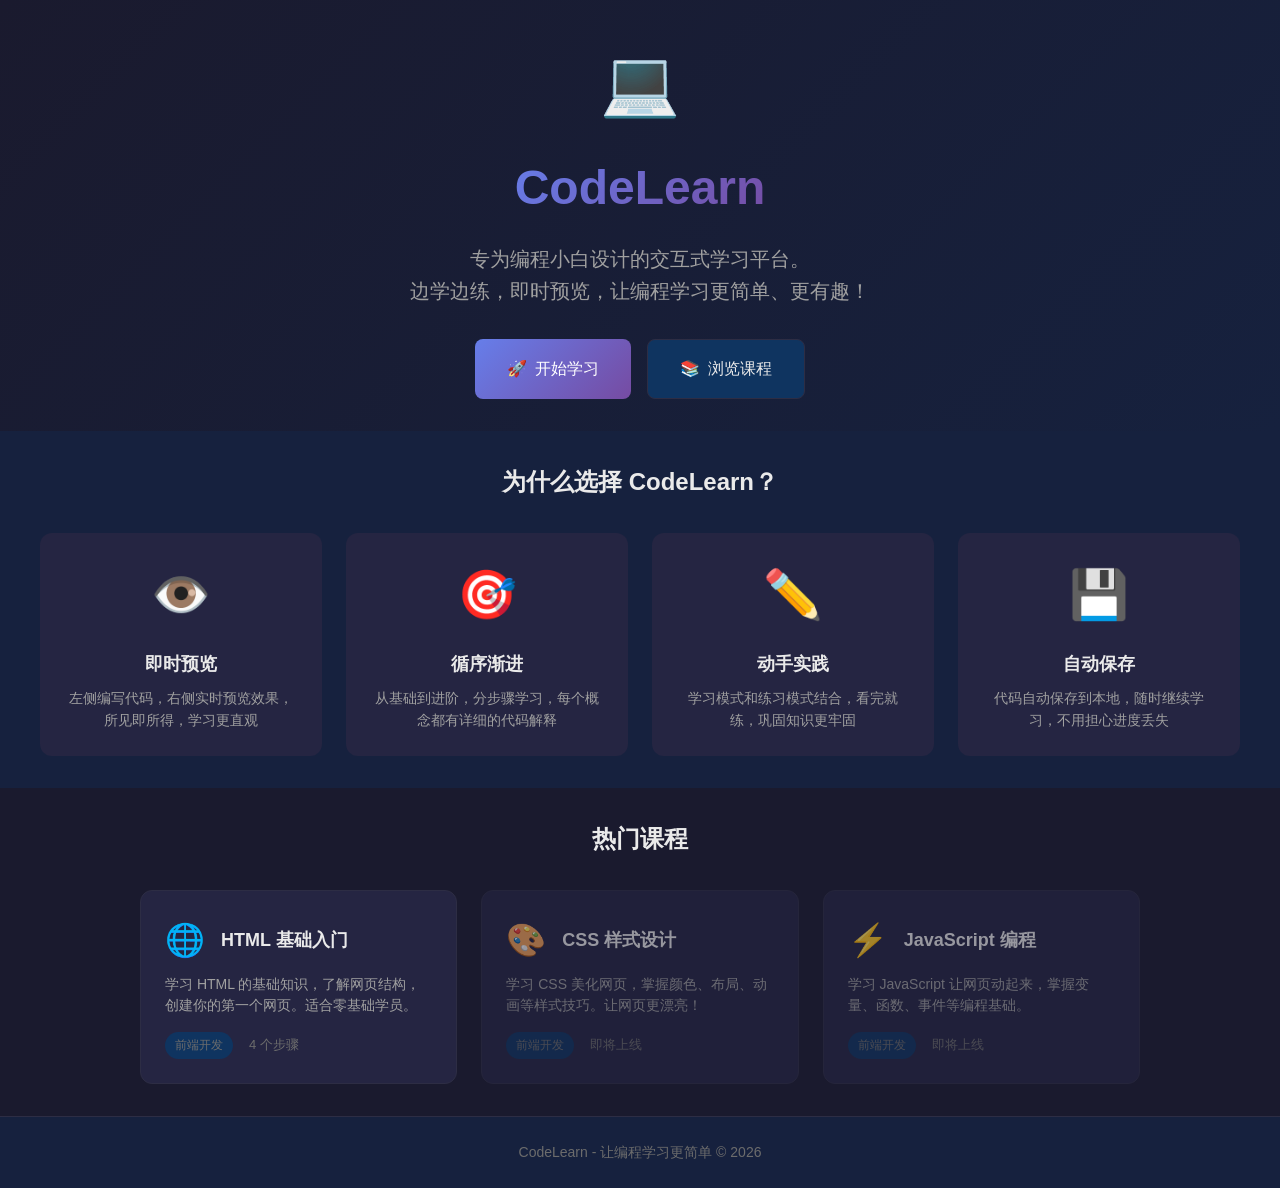
<file: index.html>
<!DOCTYPE html>
<html lang="zh-CN">
<head>
    <meta charset="UTF-8">
    <meta name="viewport" content="width=device-width, initial-scale=1.0">
    <title>CodeLearn - 小白学编程</title>
    <link rel="stylesheet" href="assets/css/style.css">
    <style>
        /* 首页专用样式 */
        .home-page {
            min-height: 100vh;
            display: flex;
            flex-direction: column;
        }
        
        .hero {
            flex: 1;
            display: flex;
            flex-direction: column;
            align-items: center;
            justify-content: center;
            text-align: center;
            padding: var(--spacing-xl);
            background: linear-gradient(135deg, var(--bg-primary) 0%, var(--bg-secondary) 100%);
        }
        
        .hero-logo {
            font-size: 64px;
            margin-bottom: var(--spacing-md);
        }
        
        .hero-title {
            font-size: 48px;
            font-weight: 700;
            margin-bottom: var(--spacing-md);
            background: linear-gradient(135deg, var(--accent-primary) 0%, var(--accent-secondary) 100%);
            -webkit-background-clip: text;
            -webkit-text-fill-color: transparent;
            background-clip: text;
        }
        
        .hero-subtitle {
            font-size: 20px;
            color: var(--text-secondary);
            margin-bottom: var(--spacing-xl);
            max-width: 600px;
        }
        
        .hero-actions {
            display: flex;
            gap: var(--spacing-md);
            flex-wrap: wrap;
            justify-content: center;
        }
        
        .hero-actions .btn {
            padding: 16px 32px;
            font-size: 16px;
        }
        
        .features {
            padding: var(--spacing-xl);
            background: var(--bg-secondary);
        }
        
        .features-title {
            text-align: center;
            font-size: 24px;
            margin-bottom: var(--spacing-xl);
            color: var(--text-primary);
        }
        
        .features-grid {
            display: grid;
            grid-template-columns: repeat(auto-fit, minmax(280px, 1fr));
            gap: var(--spacing-lg);
            max-width: 1200px;
            margin: 0 auto;
        }
        
        .feature-card {
            background: var(--bg-card);
            border-radius: var(--radius-lg);
            padding: var(--spacing-lg);
            text-align: center;
            transition: transform var(--transition-fast);
        }
        
        .feature-card:hover {
            transform: translateY(-4px);
        }
        
        .feature-icon {
            font-size: 48px;
            margin-bottom: var(--spacing-md);
        }
        
        .feature-title {
            font-size: 18px;
            font-weight: 600;
            margin-bottom: var(--spacing-sm);
            color: var(--text-primary);
        }
        
        .feature-desc {
            font-size: 14px;
            color: var(--text-secondary);
            line-height: 1.6;
        }
        
        .courses-section {
            padding: var(--spacing-xl);
        }
        
        .courses-title {
            text-align: center;
            font-size: 24px;
            margin-bottom: var(--spacing-xl);
            color: var(--text-primary);
        }
        
        .courses-grid {
            display: grid;
            grid-template-columns: repeat(auto-fit, minmax(300px, 1fr));
            gap: var(--spacing-lg);
            max-width: 1000px;
            margin: 0 auto;
        }
        
        .course-card {
            background: var(--bg-card);
            border-radius: var(--radius-lg);
            padding: var(--spacing-lg);
            border: 1px solid var(--border-color);
            transition: all var(--transition-fast);
            cursor: pointer;
            text-decoration: none;
            display: block;
        }
        
        .course-card:hover {
            border-color: var(--accent-primary);
            transform: translateY(-2px);
        }
        
        .course-header {
            display: flex;
            align-items: center;
            gap: var(--spacing-md);
            margin-bottom: var(--spacing-sm);
        }
        
        .course-icon {
            font-size: 32px;
        }
        
        .course-name {
            font-size: 18px;
            font-weight: 600;
            color: var(--text-primary);
        }
        
        .course-desc {
            font-size: 14px;
            color: var(--text-secondary);
            margin-bottom: var(--spacing-md);
            line-height: 1.5;
        }
        
        .course-meta {
            display: flex;
            align-items: center;
            gap: var(--spacing-md);
            font-size: 13px;
            color: var(--text-muted);
        }
        
        .course-tag {
            background: var(--bg-tertiary);
            padding: 4px 10px;
            border-radius: 20px;
            font-size: 12px;
        }
        
        .footer-home {
            padding: var(--spacing-lg);
            text-align: center;
            background: var(--bg-secondary);
            border-top: 1px solid var(--border-color);
            color: var(--text-muted);
            font-size: 14px;
        }
        
        /* 响应式 */
        @media screen and (max-width: 768px) {
            .hero-title {
                font-size: 36px;
            }
            
            .hero-subtitle {
                font-size: 16px;
            }
            
            .hero-actions .btn {
                padding: 14px 24px;
                font-size: 14px;
            }
            
            .features-grid,
            .courses-grid {
                grid-template-columns: 1fr;
            }
        }
    </style>
</head>
<body class="home-page">
    <!-- Hero 区域 -->
    <section class="hero">
        <div class="hero-logo">💻</div>
        <h1 class="hero-title">CodeLearn</h1>
        <p class="hero-subtitle">
            专为编程小白设计的交互式学习平台。<br>
            边学边练，即时预览，让编程学习更简单、更有趣！
        </p>
        <div class="hero-actions">
            <a href="learning.html?course=html-basics" class="btn btn-primary">
                <span>🚀</span>
                开始学习
            </a>
            <a href="#courses" class="btn btn-secondary">
                <span>📚</span>
                浏览课程
            </a>
        </div>
    </section>
    
    <!-- 特性介绍 -->
    <section class="features">
        <h2 class="features-title">为什么选择 CodeLearn？</h2>
        <div class="features-grid">
            <div class="feature-card">
                <div class="feature-icon">👁️</div>
                <h3 class="feature-title">即时预览</h3>
                <p class="feature-desc">
                    左侧编写代码，右侧实时预览效果，所见即所得，学习更直观
                </p>
            </div>
            <div class="feature-card">
                <div class="feature-icon">🎯</div>
                <h3 class="feature-title">循序渐进</h3>
                <p class="feature-desc">
                    从基础到进阶，分步骤学习，每个概念都有详细的代码解释
                </p>
            </div>
            <div class="feature-card">
                <div class="feature-icon">✏️</div>
                <h3 class="feature-title">动手实践</h3>
                <p class="feature-desc">
                    学习模式和练习模式结合，看完就练，巩固知识更牢固
                </p>
            </div>
            <div class="feature-card">
                <div class="feature-icon">💾</div>
                <h3 class="feature-title">自动保存</h3>
                <p class="feature-desc">
                    代码自动保存到本地，随时继续学习，不用担心进度丢失
                </p>
            </div>
        </div>
    </section>
    
    <!-- 课程列表 -->
    <section class="courses-section" id="courses">
        <h2 class="courses-title">热门课程</h2>
        <div class="courses-grid">
            <a href="learning.html?course=html-basics" class="course-card">
                <div class="course-header">
                    <span class="course-icon">🌐</span>
                    <span class="course-name">HTML 基础入门</span>
                </div>
                <p class="course-desc">
                    学习 HTML 的基础知识，了解网页结构，创建你的第一个网页。适合零基础学员。
                </p>
                <div class="course-meta">
                    <span class="course-tag">前端开发</span>
                    <span>4 个步骤</span>
                </div>
            </a>
            
            <!-- 更多课程占位 -->
            <div class="course-card" style="opacity: 0.6;">
                <div class="course-header">
                    <span class="course-icon">🎨</span>
                    <span class="course-name">CSS 样式设计</span>
                </div>
                <p class="course-desc">
                    学习 CSS 美化网页，掌握颜色、布局、动画等样式技巧。让网页更漂亮！
                </p>
                <div class="course-meta">
                    <span class="course-tag">前端开发</span>
                    <span>即将上线</span>
                </div>
            </div>
            
            <div class="course-card" style="opacity: 0.6;">
                <div class="course-header">
                    <span class="course-icon">⚡</span>
                    <span class="course-name">JavaScript 编程</span>
                </div>
                <p class="course-desc">
                    学习 JavaScript 让网页动起来，掌握变量、函数、事件等编程基础。
                </p>
                <div class="course-meta">
                    <span class="course-tag">前端开发</span>
                    <span>即将上线</span>
                </div>
            </div>
        </div>
    </section>
    
    <!-- 页脚 -->
    <footer class="footer-home">
        <p>CodeLearn - 让编程学习更简单 © 2026</p>
    </footer>
</body>
</html>
</file>
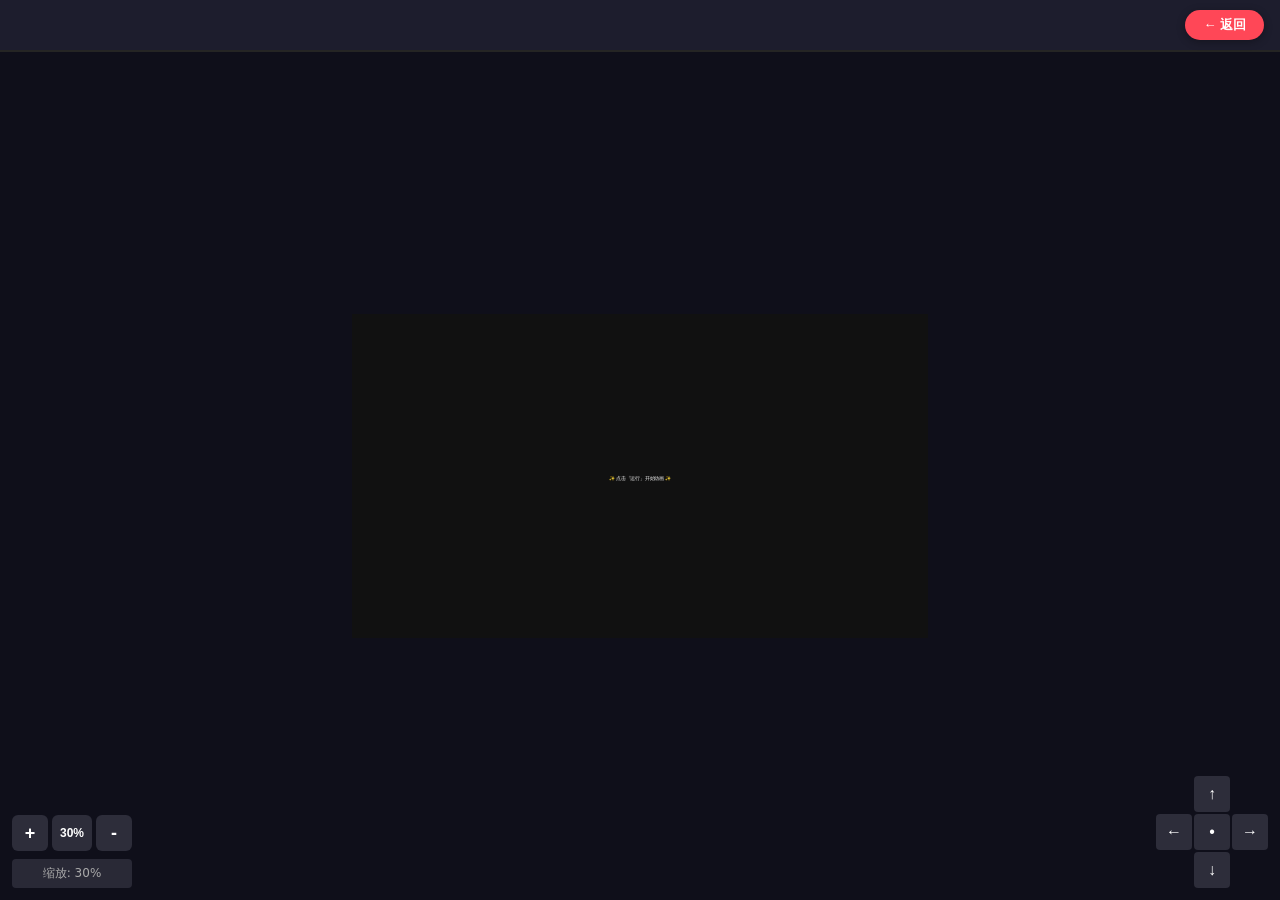
<file: preview.html>
<!DOCTYPE html>
<html>
<head>
    <meta charset="UTF-8">
    <meta name="viewport" content="width=device-width, initial-scale=1.0">
    <title>动画预览</title>
    <style>
        * {
            margin: 0;
            padding: 0;
            box-sizing: border-box;
        }
        body {
            background: #1a1a2e;
            height: 100vh;
            display: flex;
            flex-direction: column;
            overflow: hidden;
            font-family: system-ui;
        }
        .preview-header {
            background: rgba(30,30,46,0.95);
            padding: 10px 16px;
            display: flex;
            justify-content: flex-end;
            border-bottom: 2px solid #252524;
            position: relative;
            z-index: 100;
        }
        .back-btn {
            background: #ff4757;
            border: none;
            color: white;
            font-weight: bold;
            padding: 6px 18px;
            border-radius: 40px;
            font-size: 13px;
            cursor: pointer;
            box-shadow: 0 2px 8px rgba(0,0,0,0.3);
            transition: 0.2s;
        }
        .back-btn:active {
            transform: scale(0.95);
        }
        
        /* 预览容器 */
        .preview-wrapper {
            flex: 1;
            position: relative;
            overflow: hidden;
            background: #0f0f1a;
        }
        
        /* iframe 容器 - 可缩放和移动 */
        .iframe-container {
            position: absolute;
            width: 1920px;
            height: 1080px;
            background: #fff;
            transform-origin: 0 0;
            transition: transform 0.1s ease-out;
        }
        
        iframe {
            width: 100%;
            height: 100%;
            border: none;
            background: white;
        }
        
        .loading {
            position: absolute;
            top: 50%;
            left: 50%;
            transform: translate(-50%,-50%);
            color: #aaa;
            font-size: 16px;
            z-index: 50;
        }
        
        /* 缩放控制 - 左下角 */
        .zoom-controls {
            position: fixed;
            left: 12px;
            bottom: 12px;
            display: flex;
            flex-direction: column;
            gap: 8px;
            z-index: 200;
        }
        .zoom-buttons {
            display: flex;
            gap: 4px;
        }
        .zoom-btn {
            width: 36px;
            height: 36px;
            background: #2d2d3a;
            border: none;
            color: white;
            font-size: 18px;
            font-weight: bold;
            border-radius: 6px;
            cursor: pointer;
            display: flex;
            align-items: center;
            justify-content: center;
            transition: 0.15s;
        }
        .zoom-btn:active {
            background: #3d3d4a;
            transform: scale(0.95);
        }
        .zoom-btn.reset {
            font-size: 12px;
            padding: 0 8px;
            width: auto;
        }
        .zoom-label {
            background: rgba(45,45,58,0.9);
            color: #aaa;
            font-size: 12px;
            padding: 6px 12px;
            border-radius: 4px;
            text-align: center;
        }
        
        /* 方向导航 - 右下角 */
        .nav-controls {
            position: fixed;
            right: 12px;
            bottom: 12px;
            z-index: 200;
        }
        .nav-grid {
            display: grid;
            grid-template-columns: repeat(3, 36px);
            grid-template-rows: repeat(3, 36px);
            gap: 2px;
        }
        .nav-btn {
            width: 36px;
            height: 36px;
            background: #2d2d3a;
            border: none;
            color: white;
            font-size: 16px;
            border-radius: 4px;
            cursor: pointer;
            display: flex;
            align-items: center;
            justify-content: center;
            transition: 0.15s;
        }
        .nav-btn:active {
            background: #3d3d4a;
            transform: scale(0.95);
        }
        .nav-btn.empty {
            background: transparent;
            cursor: default;
        }
    </style>
    <script src="https://res.wx.qq.com/open/js/jweixin-1.6.0.js"></script>
</head>
<body>
<div class="preview-header">
    <button class="back-btn" id="backBtn">← 返回</button>
</div>

<div class="preview-wrapper" id="previewWrapper">
    <div class="iframe-container" id="iframeContainer">
        <iframe id="previewFrame" sandbox="allow-same-origin allow-scripts allow-popups allow-forms allow-modals"></iframe>
    </div>
    <div class="loading" id="loadingTip">🎨 加载动画中...</div>
</div>

<!-- 缩放控制 -->
<div class="zoom-controls">
    <div class="zoom-buttons">
        <button class="zoom-btn" id="zoomIn">+</button>
        <button class="zoom-btn reset" id="zoomReset">100%</button>
        <button class="zoom-btn" id="zoomOut">-</button>
    </div>
    <div class="zoom-label" id="zoomLabel">缩放: 100%</div>
</div>

<!-- 方向导航 -->
<div class="nav-controls">
    <div class="nav-grid">
        <div class="nav-btn empty"></div>
        <button class="nav-btn" id="navUp">↑</button>
        <div class="nav-btn empty"></div>
        <button class="nav-btn" id="navLeft">←</button>
        <button class="nav-btn" id="navCenter">•</button>
        <button class="nav-btn" id="navRight">→</button>
        <div class="nav-btn empty"></div>
        <button class="nav-btn" id="navDown">↓</button>
        <div class="nav-btn empty"></div>
    </div>
</div>

<script>
    const frame = document.getElementById('previewFrame');
    const loadingTip = document.getElementById('loadingTip');
    const container = document.getElementById('iframeContainer');
    const wrapper = document.getElementById('previewWrapper');
    const zoomLabel = document.getElementById('zoomLabel');
    const zoomResetBtn = document.getElementById('zoomReset');
    
    // 缩放和位置状态
    let scale = 0.3;  // 初始缩放（适应手机屏幕）
    let posX = 0;
    let posY = 0;
    const IFRAME_WIDTH = 1920;
    const IFRAME_HEIGHT = 1080;
    const MOVE_STEP = 100;  // 每次移动的像素
    
    // 更新 transform
    function updateTransform() {
        container.style.transform = `translate(${posX}px, ${posY}px) scale(${scale})`;
        const percent = Math.round(scale * 100);
        zoomLabel.textContent = `缩放: ${percent}%`;
        zoomResetBtn.textContent = `${percent}%`;
    }
    
    // 初始化位置（居中显示）
    function initPosition() {
        const wrapperRect = wrapper.getBoundingClientRect();
        const scaledWidth = IFRAME_WIDTH * scale;
        const scaledHeight = IFRAME_HEIGHT * scale;
        posX = (wrapperRect.width - scaledWidth) / 2;
        posY = (wrapperRect.height - scaledHeight) / 2;
        updateTransform();
    }
    
    // 缩放功能
    document.getElementById('zoomIn').addEventListener('click', () => {
        scale = Math.min(scale + 0.1, 2);
        updateTransform();
    });
    
    document.getElementById('zoomOut').addEventListener('click', () => {
        scale = Math.max(scale - 0.1, 0.1);
        updateTransform();
    });
    
    document.getElementById('zoomReset').addEventListener('click', () => {
        scale = 1;
        initPosition();
    });
    
    // 方向导航
    document.getElementById('navUp').addEventListener('click', () => {
        posY += MOVE_STEP;
        updateTransform();
    });
    
    document.getElementById('navDown').addEventListener('click', () => {
        posY -= MOVE_STEP;
        updateTransform();
    });
    
    document.getElementById('navLeft').addEventListener('click', () => {
        posX += MOVE_STEP;
        updateTransform();
    });
    
    document.getElementById('navRight').addEventListener('click', () => {
        posX -= MOVE_STEP;
        updateTransform();
    });
    
    document.getElementById('navCenter').addEventListener('click', () => {
        initPosition();
    });

    // 渲染用户代码到 iframe
    function renderCode(code) {
        if (!code || code.trim() === '') {
            code = `<html><body style="background:#eee; display:flex; justify-content:center; align-items:center; height:100vh;"><h3>✨ 暂无代码，请在编辑器编写动画✨</h3></body></html>`;
        }
        frame.srcdoc = code;
        loadingTip.style.display = 'none';
        frame.onload = () => {
            loadingTip.style.display = 'none';
        };
    }
    
    // 从 localStorage 获取代码并渲染
    function fetchCodeAndRender() {
        loadingTip.style.display = 'flex';
        const code = localStorage.getItem('user_code');
        if (code && code.trim() !== '') {
            renderCode(code);
        } else {
            renderCode(`<html><body style="background:#111; color:white; display:flex; justify-content:center; align-items:center; height:100vh;"><div>✨ 点击「运行」开始动画 ✨</div></body></html>`);
        }
    }
    
    // 返回按钮 - 使用时间戳防重入
    let lastClickTime = 0;
    document.getElementById('backBtn').addEventListener('click', () => {
        const now = Date.now();
        if (now - lastClickTime < 2000) return;
        lastClickTime = now;
        
        if (typeof wx !== 'undefined' && wx.miniProgram) {
            wx.miniProgram.navigateBack({
                delta: 1,
                fail: function(err) {
                    console.log('返回失败:', err);
                    lastClickTime = 0;
                }
            });
        } else {
            window.location.href = 'editor.html';
        }
    });
    
    // 页面加载时初始化
    fetchCodeAndRender();
    setTimeout(initPosition, 100);
    
    // 窗口大小变化时重新居中
    window.addEventListener('resize', initPosition);
    
    // 监听 focus 事件刷新内容
    window.addEventListener('focus', fetchCodeAndRender);
</script>
</body>
</html>
</file>
<file: assets/css/style.css>
/* ========================================
   CodeLearn - 全局样式
   ======================================== */

/* CSS 变量 */
:root {
    /* 颜色主题 - 深色模式 */
    --bg-primary: #1a1a2e;
    --bg-secondary: #16213e;
    --bg-tertiary: #0f3460;
    --bg-card: #252542;
    
    --text-primary: #eaeaea;
    --text-secondary: #a0a0a0;
    --text-muted: #6c6c6c;
    
    --accent-primary: #667eea;
    --accent-secondary: #764ba2;
    --accent-success: #4ade80;
    --accent-warning: #fbbf24;
    --accent-danger: #f87171;
    
    --border-color: #2d2d44;
    
    /* 尺寸 */
    --header-height: 60px;
    --footer-height: 60px;
    --sidebar-width: 300px;
    
    /* 间距 */
    --spacing-xs: 4px;
    --spacing-sm: 8px;
    --spacing-md: 16px;
    --spacing-lg: 24px;
    --spacing-xl: 32px;
    
    /* 圆角 */
    --radius-sm: 4px;
    --radius-md: 8px;
    --radius-lg: 12px;
    
    /* 阴影 */
    --shadow-sm: 0 1px 2px rgba(0, 0, 0, 0.3);
    --shadow-md: 0 4px 6px rgba(0, 0, 0, 0.4);
    --shadow-lg: 0 10px 15px rgba(0, 0, 0, 0.5);
    
    /* 过渡 */
    --transition-fast: 0.15s ease;
    --transition-normal: 0.25s ease;
}

/* 重置样式 */
*, *::before, *::after {
    box-sizing: border-box;
    margin: 0;
    padding: 0;
}

html {
    font-size: 16px;
    -webkit-font-smoothing: antialiased;
    -moz-osx-font-smoothing: grayscale;
}

body {
    font-family: -apple-system, BlinkMacSystemFont, 'Segoe UI', Roboto, 'Helvetica Neue', Arial, sans-serif;
    background-color: var(--bg-primary);
    color: var(--text-primary);
    line-height: 1.6;
    min-height: 100vh;
    overflow-x: hidden;
}

a {
    color: var(--accent-primary);
    text-decoration: none;
    transition: color var(--transition-fast);
}

a:hover {
    color: var(--accent-secondary);
}

/* 按钮样式 */
.btn {
    display: inline-flex;
    align-items: center;
    justify-content: center;
    gap: var(--spacing-sm);
    padding: 10px 20px;
    font-size: 14px;
    font-weight: 500;
    border: none;
    border-radius: var(--radius-md);
    cursor: pointer;
    transition: all var(--transition-fast);
    white-space: nowrap;
}

.btn:disabled {
    opacity: 0.5;
    cursor: not-allowed;
}

.btn-primary {
    background: linear-gradient(135deg, var(--accent-primary) 0%, var(--accent-secondary) 100%);
    color: white;
}

.btn-primary:hover:not(:disabled) {
    transform: translateY(-1px);
    box-shadow: var(--shadow-md);
}

.btn-secondary {
    background: var(--bg-tertiary);
    color: var(--text-primary);
    border: 1px solid var(--border-color);
}

.btn-secondary:hover:not(:disabled) {
    background: var(--bg-card);
}

.btn-text {
    background: transparent;
    color: var(--text-secondary);
    padding: var(--spacing-sm) var(--spacing-md);
}

.btn-text:hover {
    color: var(--text-primary);
    background: var(--bg-secondary);
}

.btn-icon {
    display: inline-flex;
    align-items: center;
    justify-content: center;
    width: 36px;
    height: 36px;
    background: transparent;
    border: none;
    border-radius: var(--radius-sm);
    color: var(--text-secondary);
    cursor: pointer;
    transition: all var(--transition-fast);
    font-size: 18px;
}

.btn-icon:hover {
    background: var(--bg-tertiary);
    color: var(--text-primary);
}

/* 图标 */
.icon {
    display: inline-block;
    font-style: normal;
    line-height: 1;
}

/* 进度条 */
.progress-bar {
    width: 100%;
    height: 4px;
    background: var(--bg-tertiary);
    border-radius: 2px;
    overflow: hidden;
}

.progress-fill {
    height: 100%;
    background: linear-gradient(90deg, var(--accent-primary) 0%, var(--accent-secondary) 100%);
    transition: width var(--transition-normal);
}

/* 模态框 */
.modal {
    display: none;
    position: fixed;
    top: 0;
    left: 0;
    right: 0;
    bottom: 0;
    background: rgba(0, 0, 0, 0.8);
    z-index: 1000;
    flex-direction: column;
}

.modal.active {
    display: flex;
}

.modal-header {
    display: flex;
    align-items: center;
    justify-content: space-between;
    padding: var(--spacing-md) var(--spacing-lg);
    background: var(--bg-secondary);
    border-bottom: 1px solid var(--border-color);
}

.modal-header h3 {
    font-size: 18px;
    font-weight: 600;
}

.modal-body {
    flex: 1;
    padding: var(--spacing-md);
    overflow: hidden;
}

/* 侧边栏 */
.sidebar {
    position: fixed;
    top: 0;
    left: 0;
    bottom: 0;
    width: var(--sidebar-width);
    background: var(--bg-secondary);
    border-right: 1px solid var(--border-color);
    z-index: 1001;
    transform: translateX(-100%);
    transition: transform var(--transition-normal);
    display: flex;
    flex-direction: column;
}

.sidebar.active {
    transform: translateX(0);
}

.sidebar-header {
    display: flex;
    align-items: center;
    justify-content: space-between;
    padding: var(--spacing-md) var(--spacing-lg);
    border-bottom: 1px solid var(--border-color);
}

.sidebar-header h3 {
    font-size: 18px;
    font-weight: 600;
}

.sidebar-content {
    flex: 1;
    overflow-y: auto;
    padding: var(--spacing-md);
}

.sidebar-overlay {
    position: fixed;
    top: 0;
    left: 0;
    right: 0;
    bottom: 0;
    background: rgba(0, 0, 0, 0.5);
    z-index: 1000;
    opacity: 0;
    visibility: hidden;
    transition: all var(--transition-fast);
}

.sidebar-overlay.active {
    opacity: 1;
    visibility: visible;
}

/* 滚动条样式 */
::-webkit-scrollbar {
    width: 8px;
    height: 8px;
}

::-webkit-scrollbar-track {
    background: var(--bg-secondary);
}

::-webkit-scrollbar-thumb {
    background: var(--bg-tertiary);
    border-radius: 4px;
}

::-webkit-scrollbar-thumb:hover {
    background: var(--border-color);
}

/* 选中文字样式 */
::selection {
    background: var(--accent-primary);
    color: white;
}
</file>
